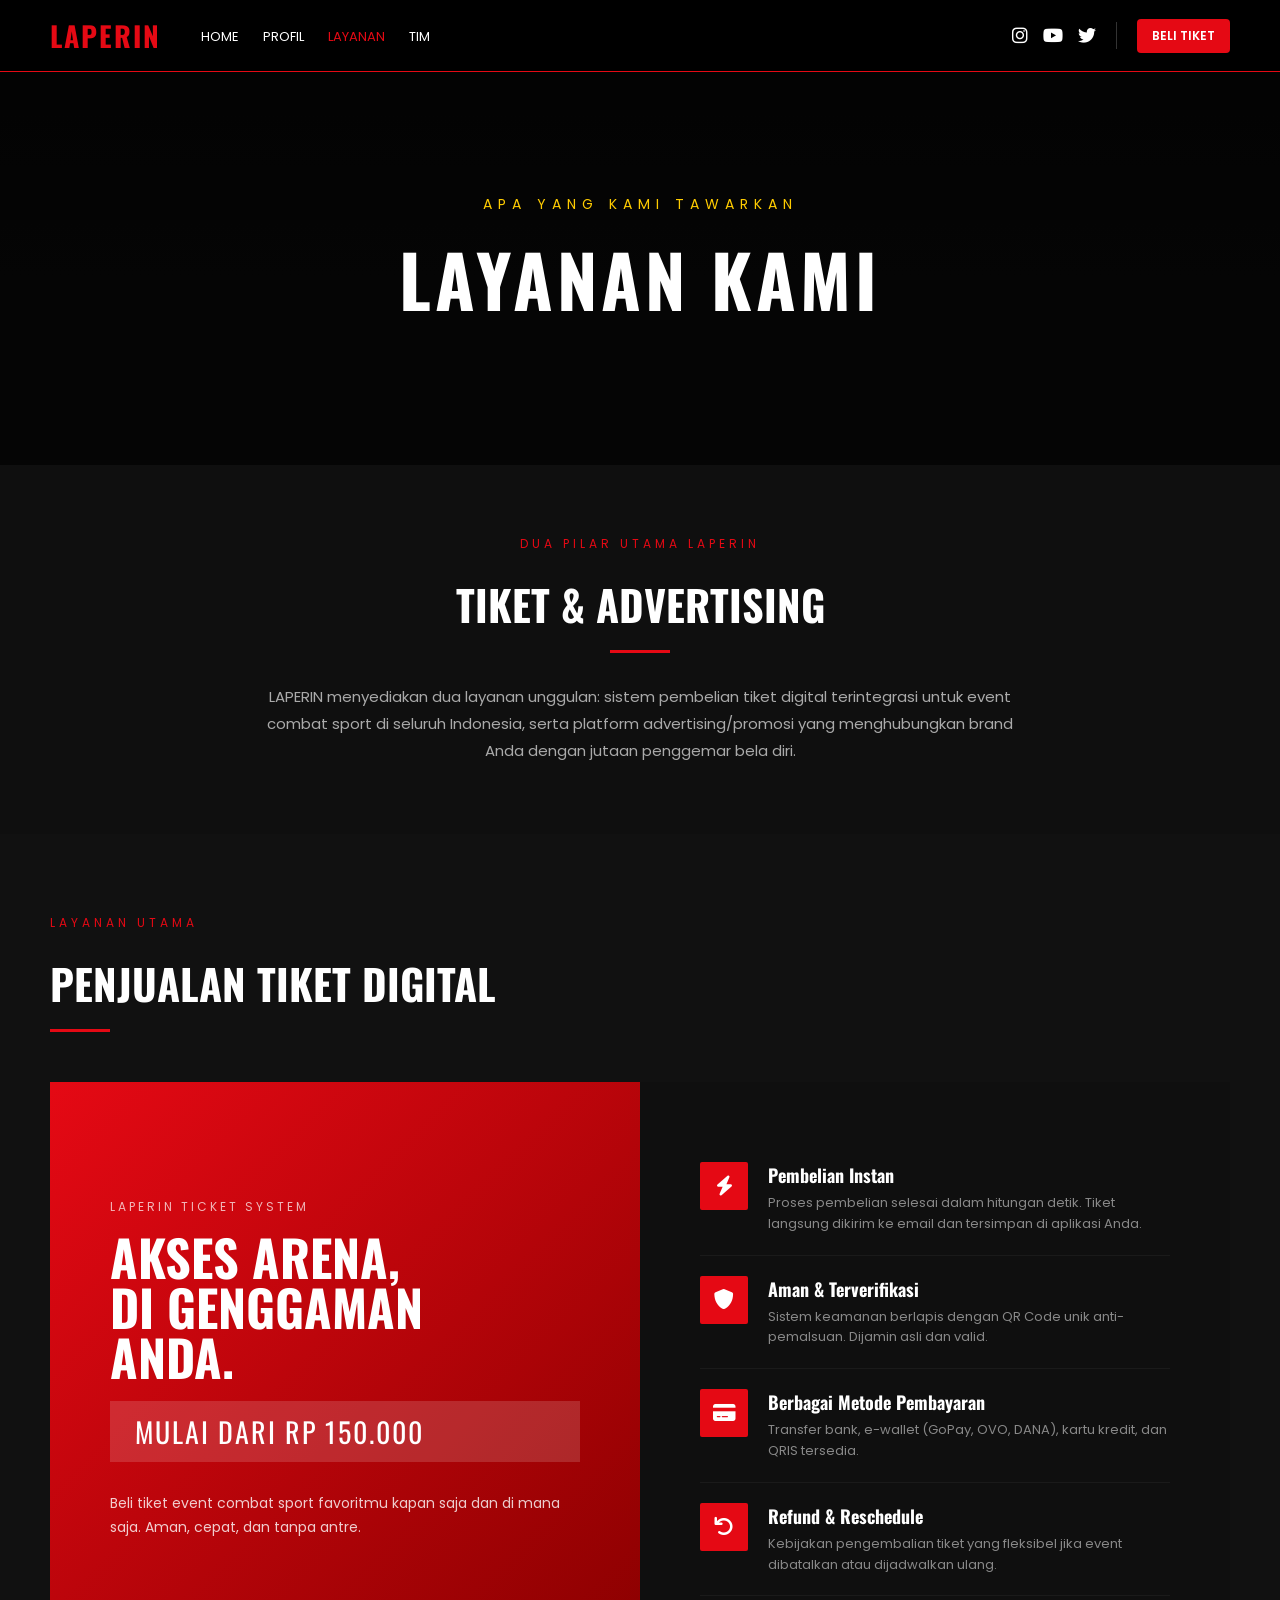
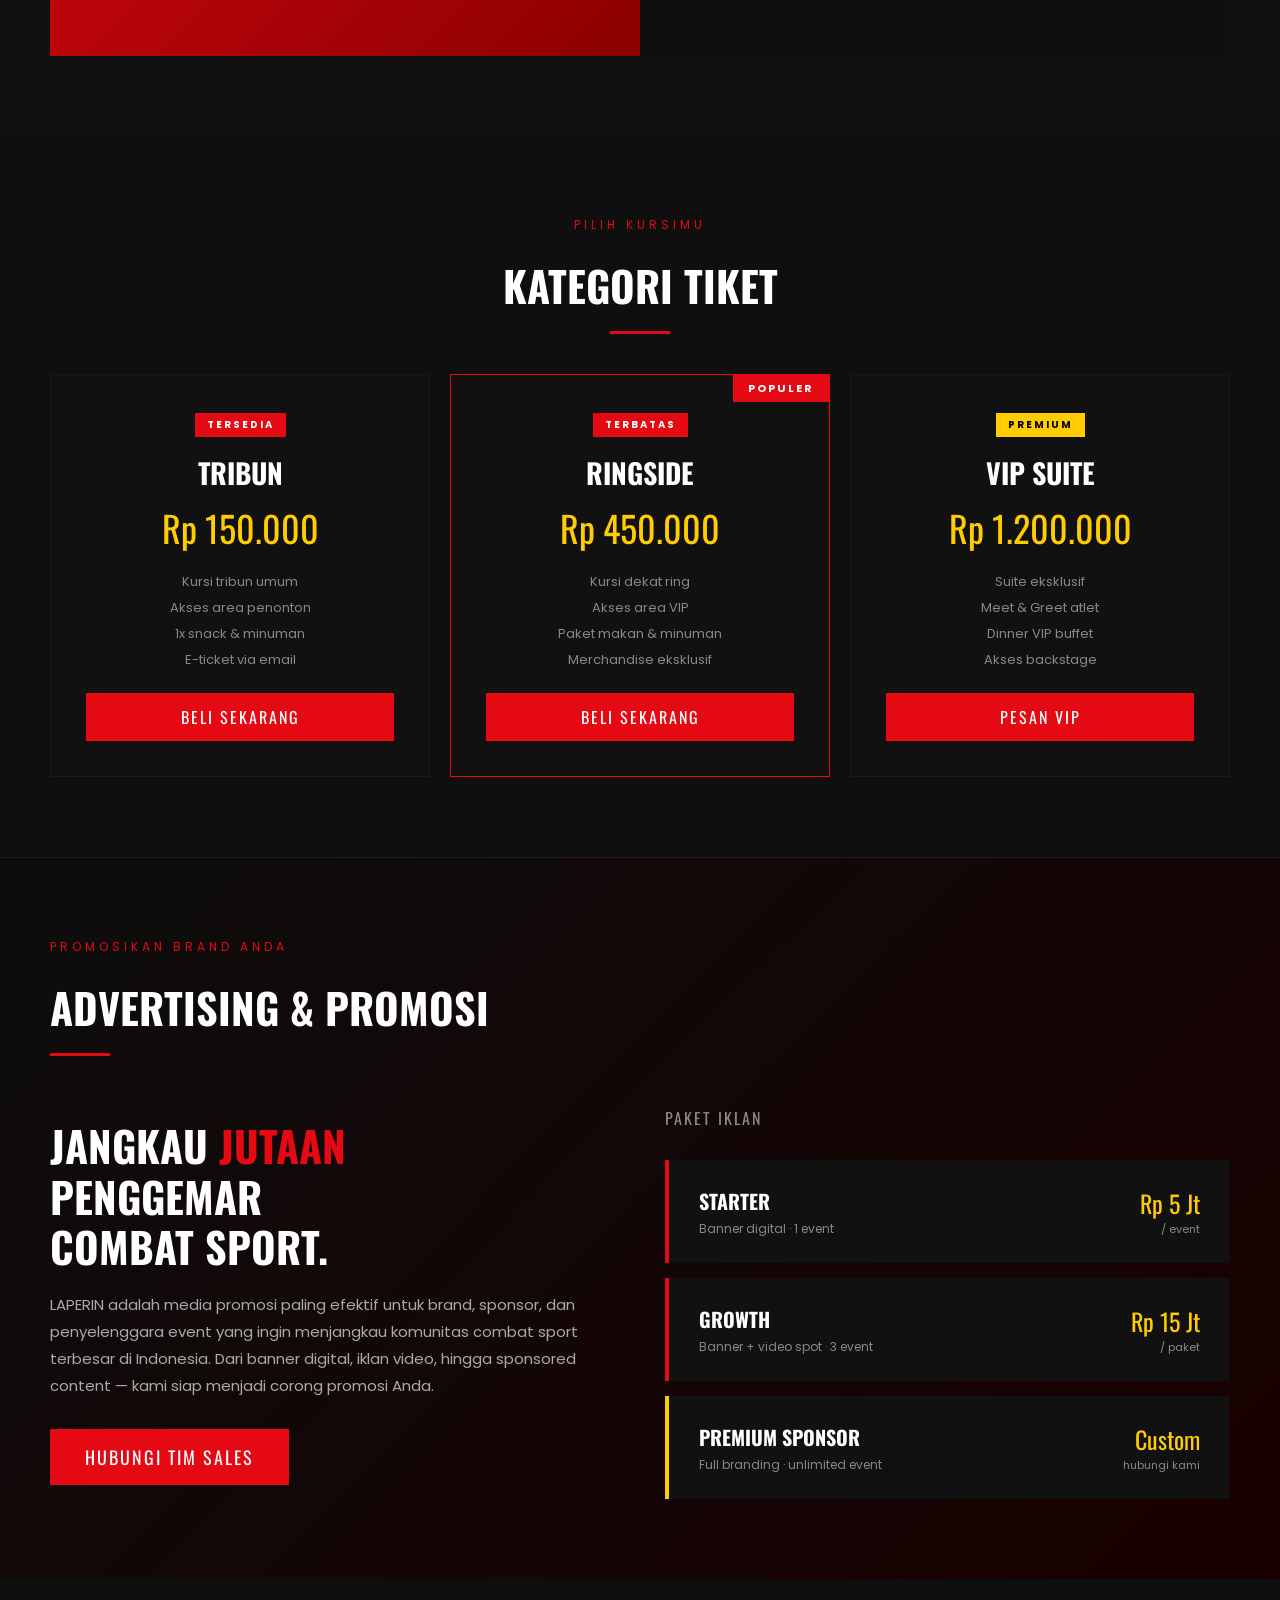
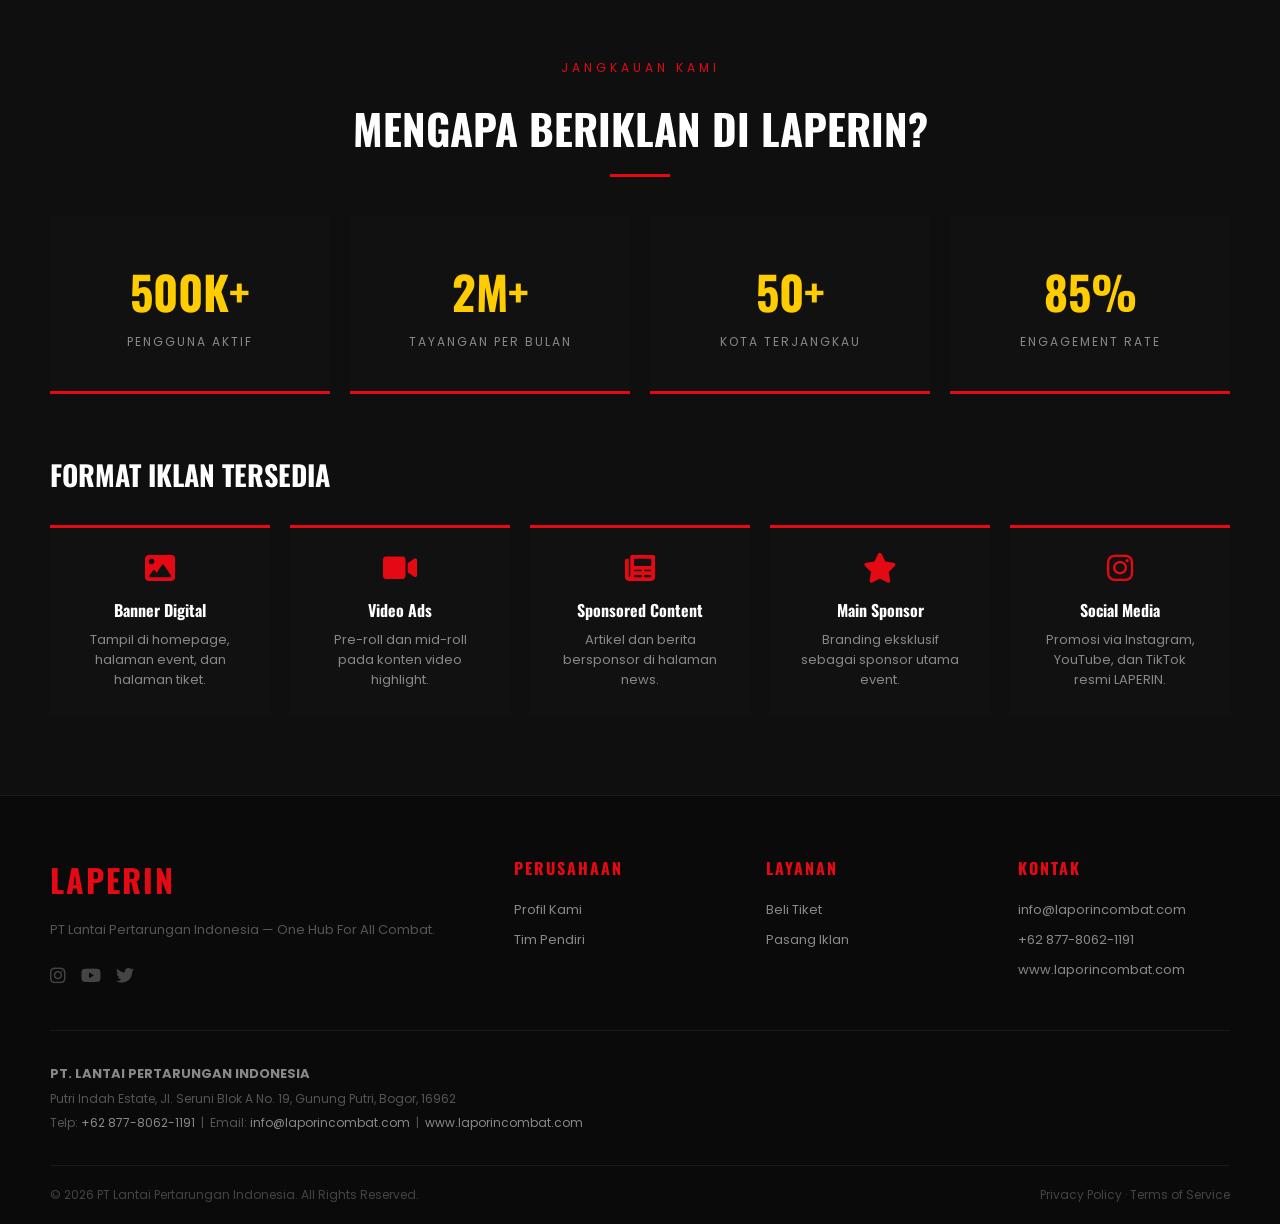
<file: layanan.html>
<!DOCTYPE html>
<html lang="id">
<head>
  <meta charset="UTF-8">
  <meta name="viewport" content="width=device-width, initial-scale=1.0">
  <title>Layanan — Laperin</title>
  <link href="https://fonts.googleapis.com/css2?family=Oswald:wght@400;500;700&family=Poppins:wght@300;400;600;700&display=swap" rel="stylesheet">
  <link rel="stylesheet" href="https://cdnjs.cloudflare.com/ajax/libs/font-awesome/6.0.0/css/all.min.css">
  <link rel="stylesheet" href="style.css">
</head>
<body>

  <!-- NAVBAR -->
  <nav>
    <div class="nav-left">
      <a class="logo" href="index.html">LAPERIN</a>
      <div class="nav-links">
        <a href="index.html">Home</a>
        <a href="profil.html">Profil</a>
        <a href="layanan.html" class="active">Layanan</a>
        <a href="tim.html">Tim</a>
      </div>
    </div>
    <div class="nav-right">
      <div class="social-icons">
        <a href="#"><i class="fab fa-instagram"></i></a>
        <a href="#"><i class="fab fa-youtube"></i></a>
        <a href="#"><i class="fab fa-twitter"></i></a>
      </div>
      <a href="layanan.html" style="background:#e50914; color:white; padding:8px 15px; text-decoration:none; font-weight:600; font-size:12px; border-radius:4px;">BELI TIKET</a>
    </div>
  </nav>

  <!-- PAGE HERO -->
  <div class="page-hero layanan-hero">
    <p>Apa Yang Kami Tawarkan</p>
    <h1>LAYANAN KAMI</h1>
  </div>

  <!-- INTRO -->
  <section style="padding:70px 50px; background:#0f0f0f; text-align:center;">
    <p class="section-subtitle">Dua Pilar Utama LAPERIN</p>
    <h2 class="section-title">TIKET & ADVERTISING</h2>
    <div class="title-line" style="margin:15px auto 30px;"></div>
    <p style="color:#aaa; line-height:1.8; font-size:15px; max-width:750px; margin:0 auto;">LAPERIN menyediakan dua layanan unggulan: sistem pembelian tiket digital terintegrasi untuk event combat sport di seluruh Indonesia, serta platform advertising/promosi yang menghubungkan brand Anda dengan jutaan penggemar bela diri.</p>
  </section>

  <!-- TIKET SECTION -->
  <section class="tiket-section" id="tiket">
    <p class="section-subtitle">Layanan Utama</p>
    <h2 class="section-title">PENJUALAN TIKET DIGITAL</h2>
    <div class="title-line"></div>
    <div class="tiket-grid">
      <div class="tiket-visual">
        <p style="font-size:12px; text-transform:uppercase; letter-spacing:3px; opacity:0.7; margin-bottom:15px;">Laperin Ticket System</p>
        <h2>AKSES ARENA,<br>DI GENGGAMAN<br>ANDA.</h2>
        <div class="price-tag">MULAI DARI RP 150.000</div>
        <p style="opacity:0.8; font-size:14px; line-height:1.7;">Beli tiket event combat sport favoritmu kapan saja dan di mana saja. Aman, cepat, dan tanpa antre.</p>
      </div>
      <div class="tiket-features">
        <div class="feat-item">
          <div class="feat-icon"><i class="fas fa-bolt"></i></div>
          <div class="feat-text">
            <h4>Pembelian Instan</h4>
            <p>Proses pembelian selesai dalam hitungan detik. Tiket langsung dikirim ke email dan tersimpan di aplikasi Anda.</p>
          </div>
        </div>
        <div class="feat-item">
          <div class="feat-icon"><i class="fas fa-shield-alt"></i></div>
          <div class="feat-text">
            <h4>Aman & Terverifikasi</h4>
            <p>Sistem keamanan berlapis dengan QR Code unik anti-pemalsuan. Dijamin asli dan valid.</p>
          </div>
        </div>
        <div class="feat-item">
          <div class="feat-icon"><i class="fas fa-credit-card"></i></div>
          <div class="feat-text">
            <h4>Berbagai Metode Pembayaran</h4>
            <p>Transfer bank, e-wallet (GoPay, OVO, DANA), kartu kredit, dan QRIS tersedia.</p>
          </div>
        </div>
        <div class="feat-item">
          <div class="feat-icon"><i class="fas fa-undo"></i></div>
          <div class="feat-text">
            <h4>Refund & Reschedule</h4>
            <p>Kebijakan pengembalian tiket yang fleksibel jika event dibatalkan atau dijadwalkan ulang.</p>
          </div>
        </div>
      </div>
    </div>
  </section>

  <!-- KATEGORI TIKET -->
  <section class="tiket-kategori">
    <div style="text-align:center;">
      <p class="section-subtitle">Pilih Kursimu</p>
      <h2 class="section-title">KATEGORI TIKET</h2>
      <div class="title-line" style="margin:15px auto 0;"></div>
    </div>
    <div class="kategori-grid">
      <div class="kat-card">
        <span class="kat-badge">Tersedia</span>
        <h3>TRIBUN</h3>
        <div class="price">Rp 150.000</div>
        <ul>
          <li>Kursi tribun umum</li>
          <li>Akses area penonton</li>
          <li>1x snack & minuman</li>
          <li>E-ticket via email</li>
        </ul>
        <a href="#" class="btn-buy">Beli Sekarang</a>
      </div>
      <div class="kat-card" style="border-color:#e50914; position:relative;">
        <div style="position:absolute; top:0; right:0; background:#e50914; padding:5px 15px; font-size:11px; font-weight:700; letter-spacing:2px;">POPULER</div>
        <span class="kat-badge">Terbatas</span>
        <h3>RINGSIDE</h3>
        <div class="price">Rp 450.000</div>
        <ul>
          <li>Kursi dekat ring</li>
          <li>Akses area VIP</li>
          <li>Paket makan & minuman</li>
          <li>Merchandise eksklusif</li>
        </ul>
        <a href="#" class="btn-buy">Beli Sekarang</a>
      </div>
      <div class="kat-card">
        <span class="kat-badge" style="background:#ffcc00; color:#000;">Premium</span>
        <h3>VIP SUITE</h3>
        <div class="price">Rp 1.200.000</div>
        <ul>
          <li>Suite eksklusif</li>
          <li>Meet & Greet atlet</li>
          <li>Dinner VIP buffet</li>
          <li>Akses backstage</li>
        </ul>
        <a href="#" class="btn-buy">Pesan VIP</a>
      </div>
    </div>
  </section>

  <!-- ADVERTISING -->
  <section class="ads-section" id="advertising">
    <p class="section-subtitle">Promosikan Brand Anda</p>
    <h2 class="section-title">ADVERTISING & PROMOSI</h2>
    <div class="title-line"></div>
    <div class="ads-grid">
      <div class="ads-text">
        <h2>JANGKAU <em>JUTAAN</em><br>PENGGEMAR<br>COMBAT SPORT.</h2>
        <p>LAPERIN adalah media promosi paling efektif untuk brand, sponsor, dan penyelenggara event yang ingin menjangkau komunitas combat sport terbesar di Indonesia. Dari banner digital, iklan video, hingga sponsored content — kami siap menjadi corong promosi Anda.</p>
        <a class="btn-contact" href="mailto:info@laporincombat.com">Hubungi Tim Sales</a>
      </div>
      <div class="ads-packages">
        <div style="font-family:'Oswald'; font-size:16px; color:#888; text-transform:uppercase; letter-spacing:2px; margin-bottom:15px;">Paket Iklan</div>
        <div class="pkg-card">
          <div><h4>STARTER</h4><p>Banner digital · 1 event</p></div>
          <div class="pkg-price">Rp 5 Jt<span>/ event</span></div>
        </div>
        <div class="pkg-card">
          <div><h4>GROWTH</h4><p>Banner + video spot · 3 event</p></div>
          <div class="pkg-price">Rp 15 Jt<span>/ paket</span></div>
        </div>
        <div class="pkg-card" style="border-left-color:#ffcc00;">
          <div><h4>PREMIUM SPONSOR</h4><p>Full branding · unlimited event</p></div>
          <div class="pkg-price" style="color:#ffcc00;">Custom<span>hubungi kami</span></div>
        </div>
      </div>
    </div>
  </section>

  <!-- REACH STATS -->
  <section class="ads-reach">
    <div style="text-align:center;">
      <p class="section-subtitle">Jangkauan Kami</p>
      <h2 class="section-title">MENGAPA BERIKLAN DI LAPERIN?</h2>
      <div class="title-line" style="margin:15px auto 0;"></div>
    </div>
    <div class="reach-grid">
      <div class="reach-card"><h3>500K+</h3><p>Pengguna Aktif</p></div>
      <div class="reach-card"><h3>2M+</h3><p>Tayangan Per Bulan</p></div>
      <div class="reach-card"><h3>50+</h3><p>Kota Terjangkau</p></div>
      <div class="reach-card"><h3>85%</h3><p>Engagement Rate</p></div>
    </div>

    <!-- FORMAT IKLAN -->
    <div style="margin-top:60px;">
      <h3 style="font-family:'Oswald'; font-size:28px; margin-bottom:30px;">FORMAT IKLAN TERSEDIA</h3>
      <div style="display:grid; grid-template-columns:repeat(auto-fit,minmax(200px,1fr)); gap:20px;">
        <div style="background:#111; padding:25px; border-top:3px solid #e50914; text-align:center;">
          <i class="fas fa-image" style="font-size:30px; color:#e50914; margin-bottom:15px;"></i>
          <h4 style="font-family:'Oswald'; margin-bottom:8px;">Banner Digital</h4>
          <p style="color:#888; font-size:13px;">Tampil di homepage, halaman event, dan halaman tiket.</p>
        </div>
        <div style="background:#111; padding:25px; border-top:3px solid #e50914; text-align:center;">
          <i class="fas fa-video" style="font-size:30px; color:#e50914; margin-bottom:15px;"></i>
          <h4 style="font-family:'Oswald'; margin-bottom:8px;">Video Ads</h4>
          <p style="color:#888; font-size:13px;">Pre-roll dan mid-roll pada konten video highlight.</p>
        </div>
        <div style="background:#111; padding:25px; border-top:3px solid #e50914; text-align:center;">
          <i class="fas fa-newspaper" style="font-size:30px; color:#e50914; margin-bottom:15px;"></i>
          <h4 style="font-family:'Oswald'; margin-bottom:8px;">Sponsored Content</h4>
          <p style="color:#888; font-size:13px;">Artikel dan berita bersponsor di halaman news.</p>
        </div>
        <div style="background:#111; padding:25px; border-top:3px solid #e50914; text-align:center;">
          <i class="fas fa-star" style="font-size:30px; color:#e50914; margin-bottom:15px;"></i>
          <h4 style="font-family:'Oswald'; margin-bottom:8px;">Main Sponsor</h4>
          <p style="color:#888; font-size:13px;">Branding eksklusif sebagai sponsor utama event.</p>
        </div>
        <div style="background:#111; padding:25px; border-top:3px solid #e50914; text-align:center;">
          <i class="fab fa-instagram" style="font-size:30px; color:#e50914; margin-bottom:15px;"></i>
          <h4 style="font-family:'Oswald'; margin-bottom:8px;">Social Media</h4>
          <p style="color:#888; font-size:13px;">Promosi via Instagram, YouTube, dan TikTok resmi LAPERIN.</p>
        </div>
      </div>
    </div>
  </section>

  <!-- FOOTER -->
  <footer class="site-footer">
    <div class="footer-grid">
      <div class="footer-brand">
        <span class="logo">LAPERIN</span>
        <p>PT Lantai Pertarungan Indonesia — One Hub For All Combat.</p>
        <div class="footer-socials" style="margin-top:20px;">
          <a href="#"><i class="fab fa-instagram"></i></a>
          <a href="#"><i class="fab fa-youtube"></i></a>
          <a href="#"><i class="fab fa-twitter"></i></a>
        </div>
      </div>
      <div class="footer-col">
        <h4>Perusahaan</h4>
        <a href="profil.html">Profil Kami</a>
        <a href="tim.html">Tim Pendiri</a>
      </div>
      <div class="footer-col">
        <h4>Layanan</h4>
        <a href="layanan.html">Beli Tiket</a>
        <a href="layanan.html">Pasang Iklan</a>
      </div>
      <div class="footer-col">
        <h4>Kontak</h4>
        <a href="mailto:info@laporincombat.com">info@laporincombat.com</a>
        <a href="tel:+6287780621191">+62 877-8062-1191</a>
        <a href="https://www.laporincombat.com" target="_blank">www.laporincombat.com</a>
      </div>
    </div>

    <div class="footer-address">
      <p>
        <strong style="color:#888; font-size:13px;">PT. LANTAI PERTARUNGAN INDONESIA</strong><br>
        Putri Indah Estate, Jl. Seruni Blok A No. 19, Gunung Putri, Bogor, 16962<br>
        Telp: <a href="tel:+6287780621191">+62 877-8062-1191</a> &nbsp;|&nbsp;
        Email: <a href="mailto:info@laporincombat.com">info@laporincombat.com</a> &nbsp;|&nbsp;
        <a href="https://www.laporincombat.com" target="_blank">www.laporincombat.com</a>
      </p>
    </div>

    <div class="footer-bottom">
      <p>© 2026 PT Lantai Pertarungan Indonesia. All Rights Reserved.</p>
      <p>Privacy Policy · Terms of Service</p>
    </div>
  </footer>

</body>
</html>
</file>
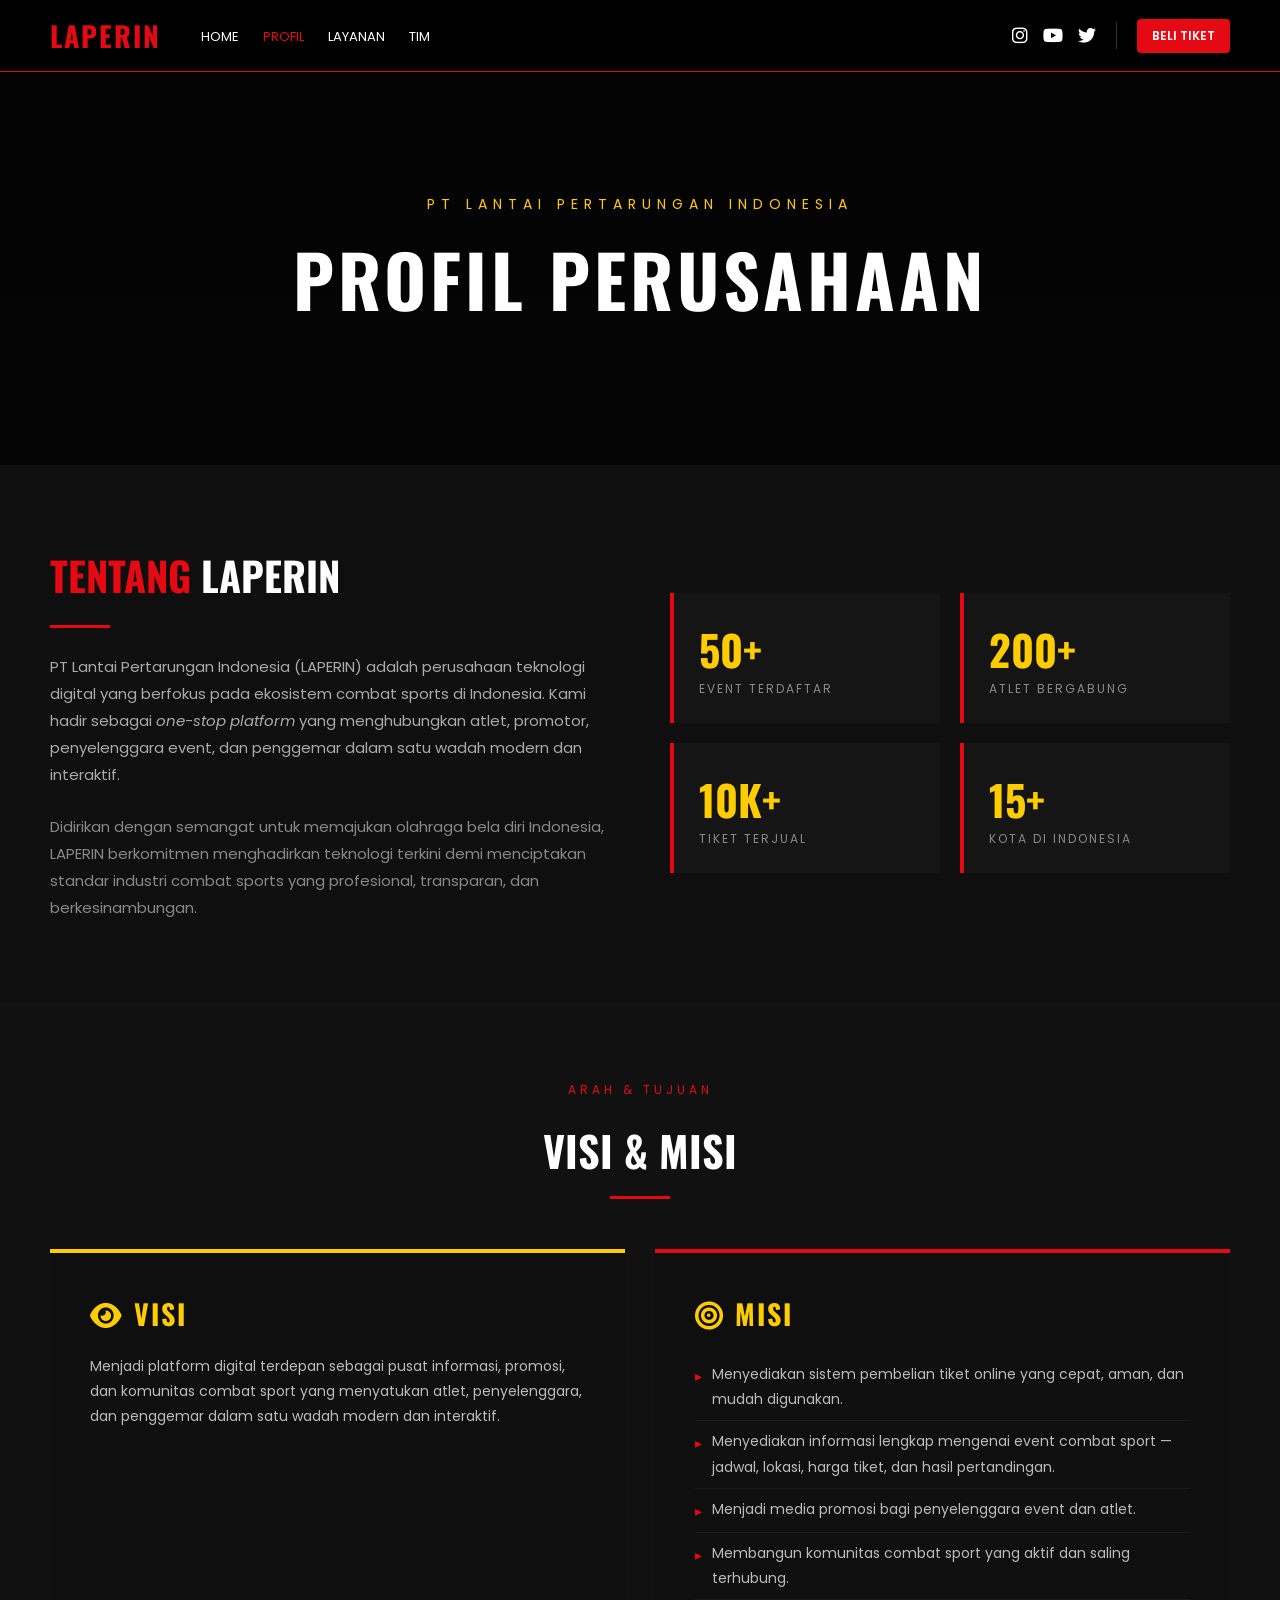
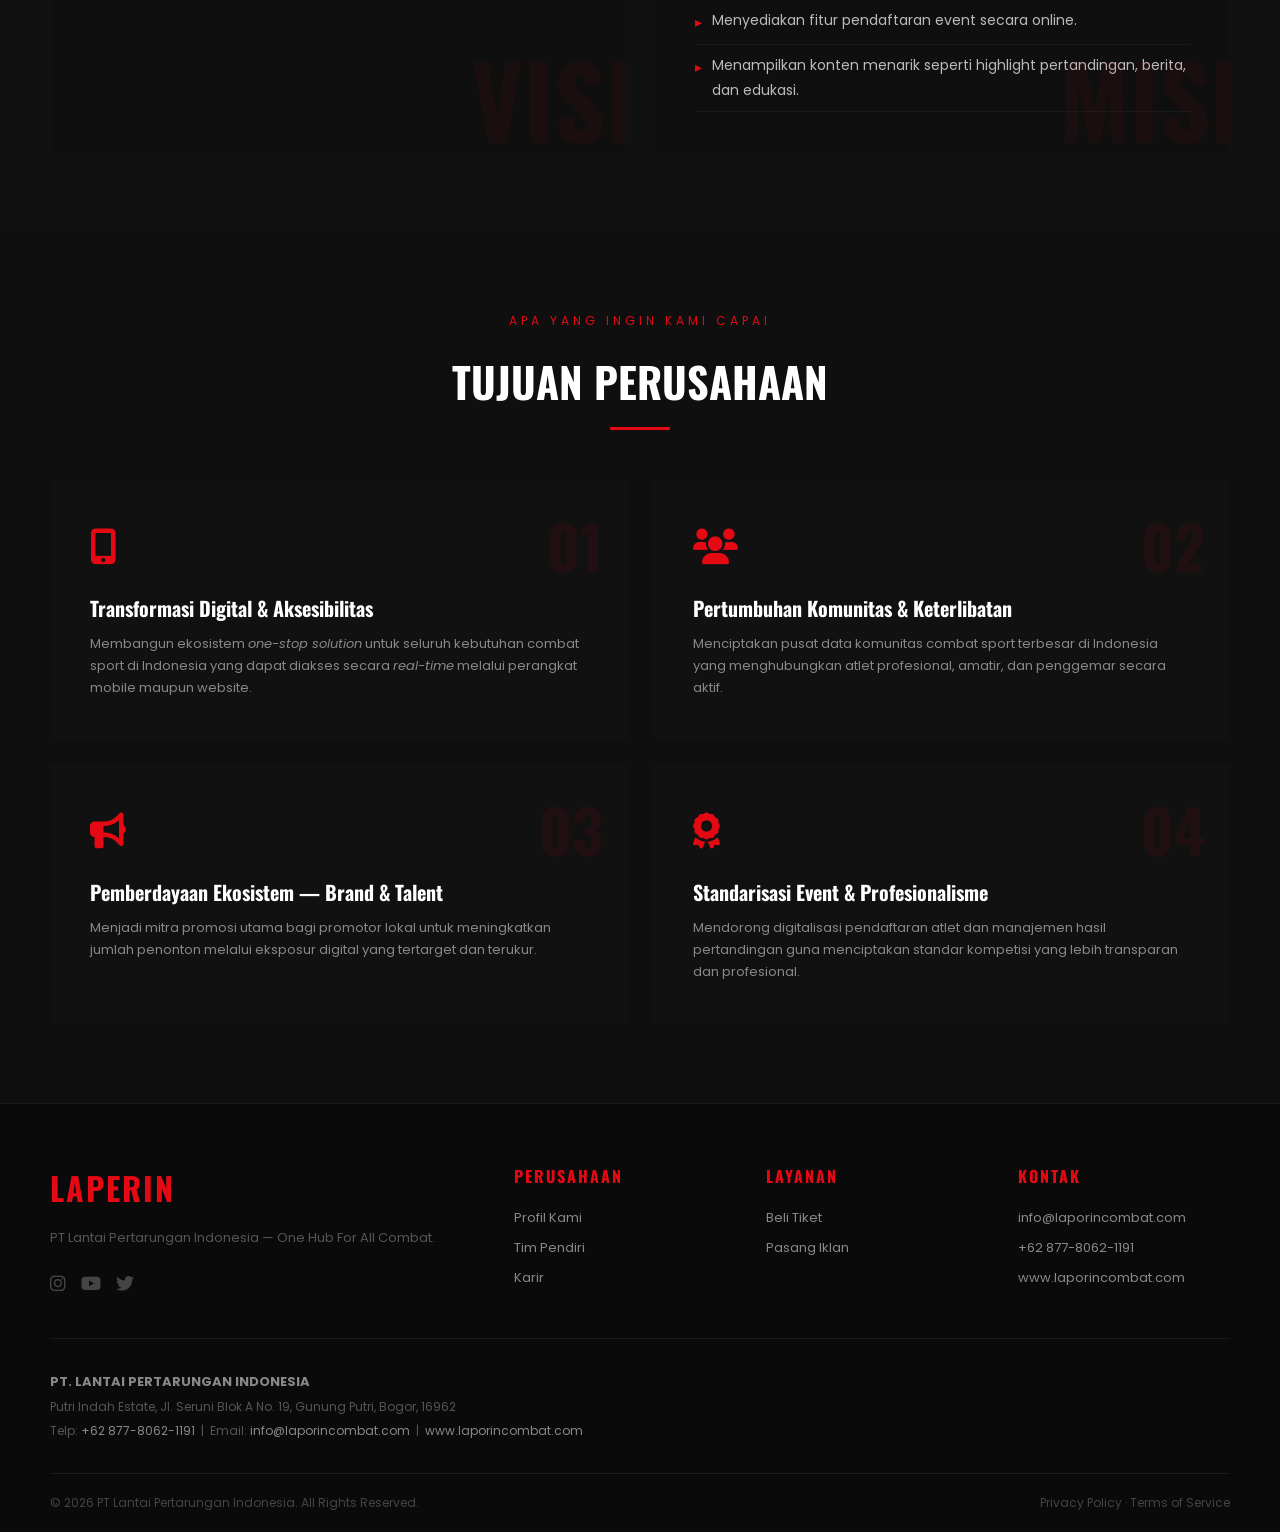
<file: profil.html>
<!DOCTYPE html>
<html lang="id">
<head>
  <meta charset="UTF-8">
  <meta name="viewport" content="width=device-width, initial-scale=1.0">
  <title>Profil Perusahaan — Laperin</title>
  <link href="https://fonts.googleapis.com/css2?family=Oswald:wght@400;500;700&family=Poppins:wght@300;400;600;700&display=swap" rel="stylesheet">
  <link rel="stylesheet" href="https://cdnjs.cloudflare.com/ajax/libs/font-awesome/6.0.0/css/all.min.css">
  <link rel="stylesheet" href="style.css">
</head>
<body>

  <!-- NAVBAR -->
  <nav>
    <div class="nav-left">
      <a class="logo" href="index.html">LAPERIN</a>
      <div class="nav-links">
        <a href="index.html">Home</a>
        <a href="profil.html" class="active">Profil</a>
        <a href="layanan.html">Layanan</a>
        <a href="tim.html">Tim</a>
      </div>
    </div>
    <div class="nav-right">
      <div class="social-icons">
        <a href="#"><i class="fab fa-instagram"></i></a>
        <a href="#"><i class="fab fa-youtube"></i></a>
        <a href="#"><i class="fab fa-twitter"></i></a>
      </div>
      <a href="layanan.html" style="background:#e50914; color:white; padding:8px 15px; text-decoration:none; font-weight:600; font-size:12px; border-radius:4px;">BELI TIKET</a>
    </div>
  </nav>

  <!-- PAGE HERO -->
  <div class="page-hero" style="background-image: linear-gradient(to top, #0f0f0f 15%, rgba(0,0,0,0.5)), url('https://images.unsplash.com/photo-1549719386-74dfcbf7dbed?q=80&w=2070'); background-size:cover; background-position:center;">
    <p>PT Lantai Pertarungan Indonesia</p>
    <h1>PROFIL PERUSAHAAN</h1>
  </div>

  <!-- INTRO -->
  <section class="profil-intro">
    <div class="profil-intro-text">
      <h2 class="section-title"><span>TENTANG</span> LAPERIN</h2>
      <div class="title-line" style="margin-bottom:25px;"></div>
      <p>PT Lantai Pertarungan Indonesia (LAPERIN) adalah perusahaan teknologi digital yang berfokus pada ekosistem combat sports di Indonesia. Kami hadir sebagai <em>one-stop platform</em> yang menghubungkan atlet, promotor, penyelenggara event, dan penggemar dalam satu wadah modern dan interaktif.</p>
      <br>
      <p style="color:#888;">Didirikan dengan semangat untuk memajukan olahraga bela diri Indonesia, LAPERIN berkomitmen menghadirkan teknologi terkini demi menciptakan standar industri combat sports yang profesional, transparan, dan berkesinambungan.</p>
    </div>
    <div class="profil-stats">
      <div class="stat-box"><h3>50+</h3><p>Event Terdaftar</p></div>
      <div class="stat-box"><h3>200+</h3><p>Atlet Bergabung</p></div>
      <div class="stat-box"><h3>10K+</h3><p>Tiket Terjual</p></div>
      <div class="stat-box"><h3>15+</h3><p>Kota di Indonesia</p></div>
    </div>
  </section>

  <!-- VISI MISI -->
  <section class="visi-misi">
    <div style="text-align:center;">
      <p class="section-subtitle">Arah & Tujuan</p>
      <h2 class="section-title">VISI & MISI</h2>
      <div class="title-line" style="margin:15px auto 0;"></div>
    </div>
    <div class="vm-grid">
      <div class="vm-card" data-label="VISI" style="border-top-color:#ffcc00;">
        <h3 style="color:#ffcc00;"><i class="fas fa-eye" style="margin-right:10px;"></i>VISI</h3>
        <p>Menjadi platform digital terdepan sebagai pusat informasi, promosi, dan komunitas combat sport yang menyatukan atlet, penyelenggara, dan penggemar dalam satu wadah modern dan interaktif.</p>
      </div>
      <div class="vm-card" data-label="MISI">
        <h3><i class="fas fa-bullseye" style="margin-right:10px;"></i>MISI</h3>
        <ul>
          <li>Menyediakan sistem pembelian tiket online yang cepat, aman, dan mudah digunakan.</li>
          <li>Menyediakan informasi lengkap mengenai event combat sport — jadwal, lokasi, harga tiket, dan hasil pertandingan.</li>
          <li>Menjadi media promosi bagi penyelenggara event dan atlet.</li>
          <li>Membangun komunitas combat sport yang aktif dan saling terhubung.</li>
          <li>Menyediakan fitur pendaftaran event secara online.</li>
          <li>Menampilkan konten menarik seperti highlight pertandingan, berita, dan edukasi.</li>
        </ul>
      </div>
    </div>
  </section>

  <!-- TUJUAN -->
  <section class="tujuan-section">
    <div style="text-align:center;">
      <p class="section-subtitle">Apa yang Ingin Kami Capai</p>
      <h2 class="section-title">TUJUAN PERUSAHAAN</h2>
      <div class="title-line" style="margin:15px auto 0;"></div>
    </div>
    <div class="tujuan-grid">
      <div class="tujuan-card">
        <div class="tujuan-num">01</div>
        <div class="tujuan-icon"><i class="fas fa-mobile-alt"></i></div>
        <h4>Transformasi Digital & Aksesibilitas</h4>
        <p>Membangun ekosistem <em>one-stop solution</em> untuk seluruh kebutuhan combat sport di Indonesia yang dapat diakses secara <em>real-time</em> melalui perangkat mobile maupun website.</p>
      </div>
      <div class="tujuan-card">
        <div class="tujuan-num">02</div>
        <div class="tujuan-icon"><i class="fas fa-users"></i></div>
        <h4>Pertumbuhan Komunitas & Keterlibatan</h4>
        <p>Menciptakan pusat data komunitas combat sport terbesar di Indonesia yang menghubungkan atlet profesional, amatir, dan penggemar secara aktif.</p>
      </div>
      <div class="tujuan-card">
        <div class="tujuan-num">03</div>
        <div class="tujuan-icon"><i class="fas fa-bullhorn"></i></div>
        <h4>Pemberdayaan Ekosistem — Brand & Talent</h4>
        <p>Menjadi mitra promosi utama bagi promotor lokal untuk meningkatkan jumlah penonton melalui eksposur digital yang tertarget dan terukur.</p>
      </div>
      <div class="tujuan-card">
        <div class="tujuan-num">04</div>
        <div class="tujuan-icon"><i class="fas fa-award"></i></div>
        <h4>Standarisasi Event & Profesionalisme</h4>
        <p>Mendorong digitalisasi pendaftaran atlet dan manajemen hasil pertandingan guna menciptakan standar kompetisi yang lebih transparan dan profesional.</p>
      </div>
    </div>
  </section>

  <!-- FOOTER -->
  <footer class="site-footer">
    <div class="footer-grid">
      <div class="footer-brand">
        <span class="logo">LAPERIN</span>
        <p>PT Lantai Pertarungan Indonesia — One Hub For All Combat.</p>
        <div class="footer-socials" style="margin-top:20px;">
          <a href="#"><i class="fab fa-instagram"></i></a>
          <a href="#"><i class="fab fa-youtube"></i></a>
          <a href="#"><i class="fab fa-twitter"></i></a>
        </div>
      </div>
      <div class="footer-col">
        <h4>Perusahaan</h4>
        <a href="profil.html">Profil Kami</a>
        <a href="tim.html">Tim Pendiri</a>
        <a href="#">Karir</a>
      </div>
      <div class="footer-col">
        <h4>Layanan</h4>
        <a href="layanan.html">Beli Tiket</a>
        <a href="layanan.html">Pasang Iklan</a>
      </div>
      <div class="footer-col">
        <h4>Kontak</h4>
        <a href="mailto:info@laporincombat.com">info@laporincombat.com</a>
        <a href="tel:+6287780621191">+62 877-8062-1191</a>
        <a href="https://www.laporincombat.com" target="_blank">www.laporincombat.com</a>
      </div>
    </div>

    <div class="footer-address">
      <p>
        <strong style="color:#888; font-size:13px;">PT. LANTAI PERTARUNGAN INDONESIA</strong><br>
        Putri Indah Estate, Jl. Seruni Blok A No. 19, Gunung Putri, Bogor, 16962<br>
        Telp: <a href="tel:+6287780621191">+62 877-8062-1191</a> &nbsp;|&nbsp;
        Email: <a href="mailto:info@laporincombat.com">info@laporincombat.com</a> &nbsp;|&nbsp;
        <a href="https://www.laporincombat.com" target="_blank">www.laporincombat.com</a>
      </p>
    </div>

    <div class="footer-bottom">
      <p>© 2026 PT Lantai Pertarungan Indonesia. All Rights Reserved.</p>
      <p>Privacy Policy · Terms of Service</p>
    </div>
  </footer>

</body>
</html>
</file>
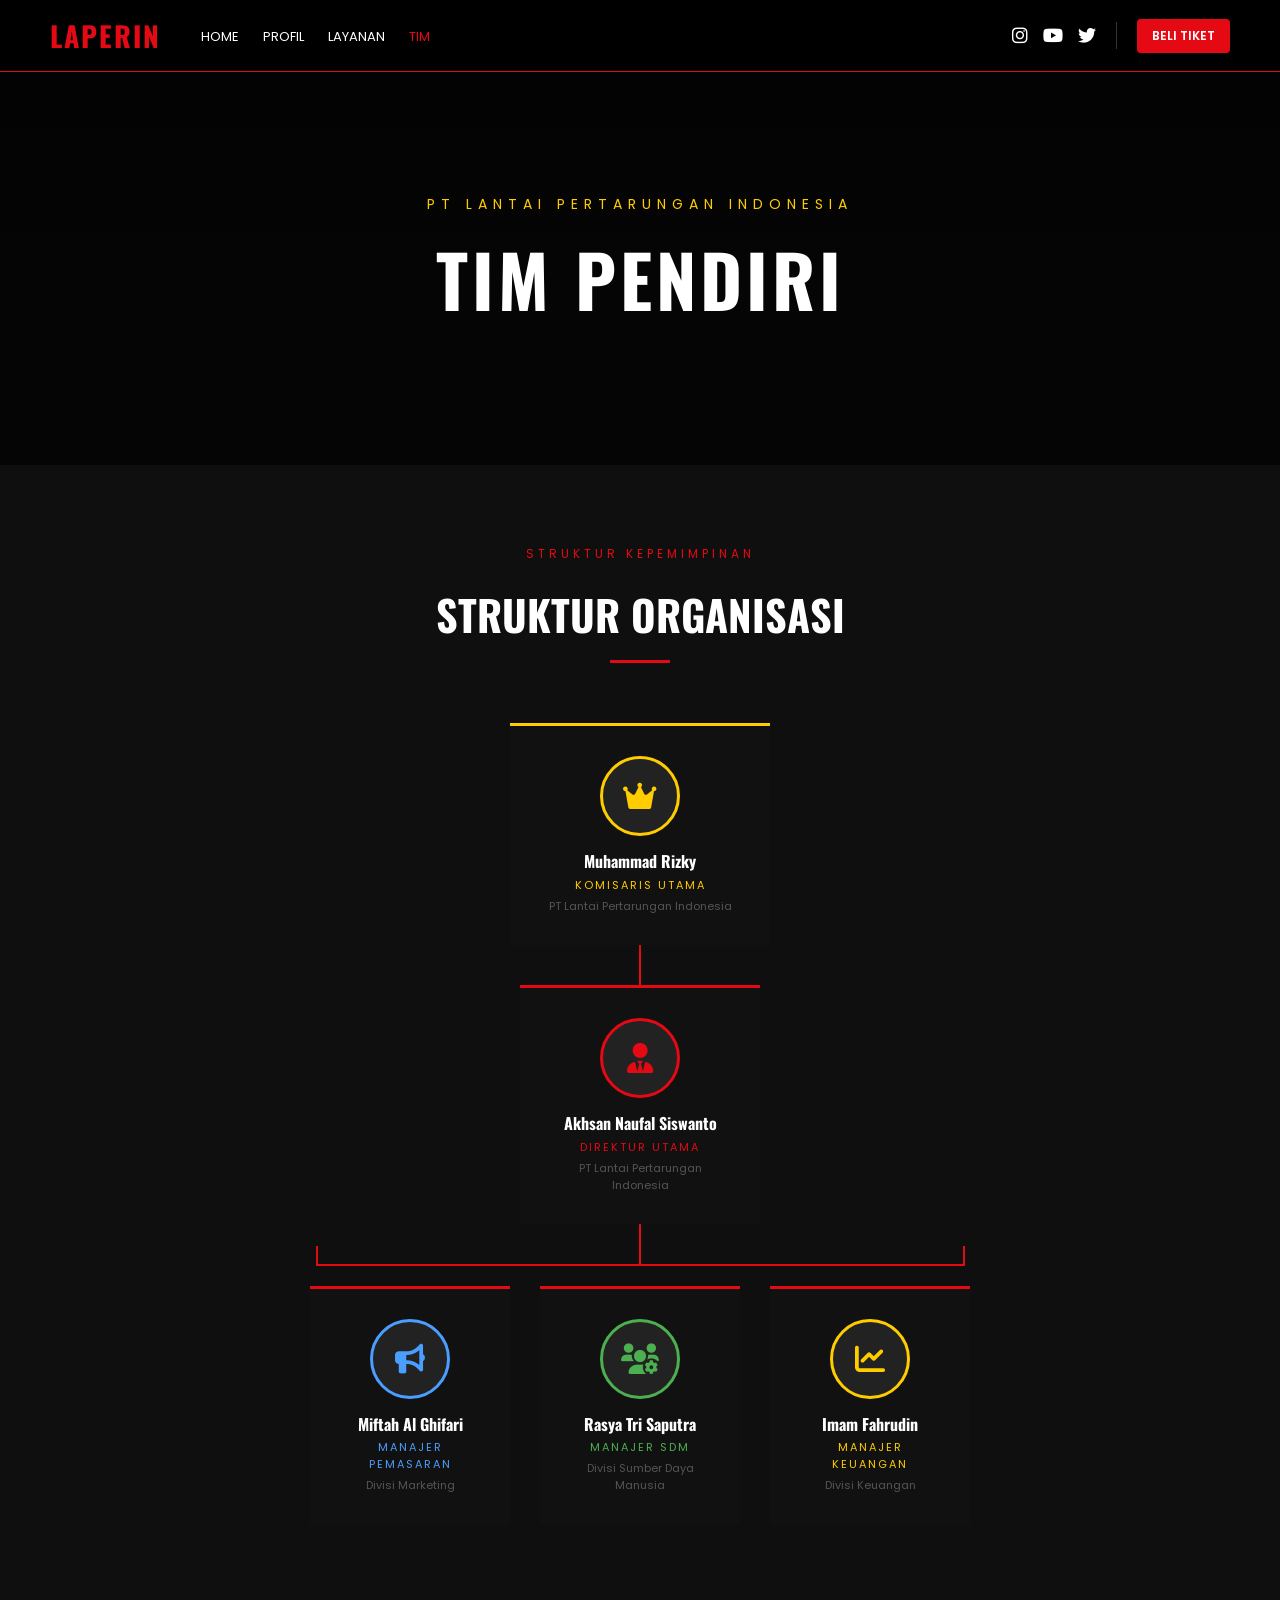
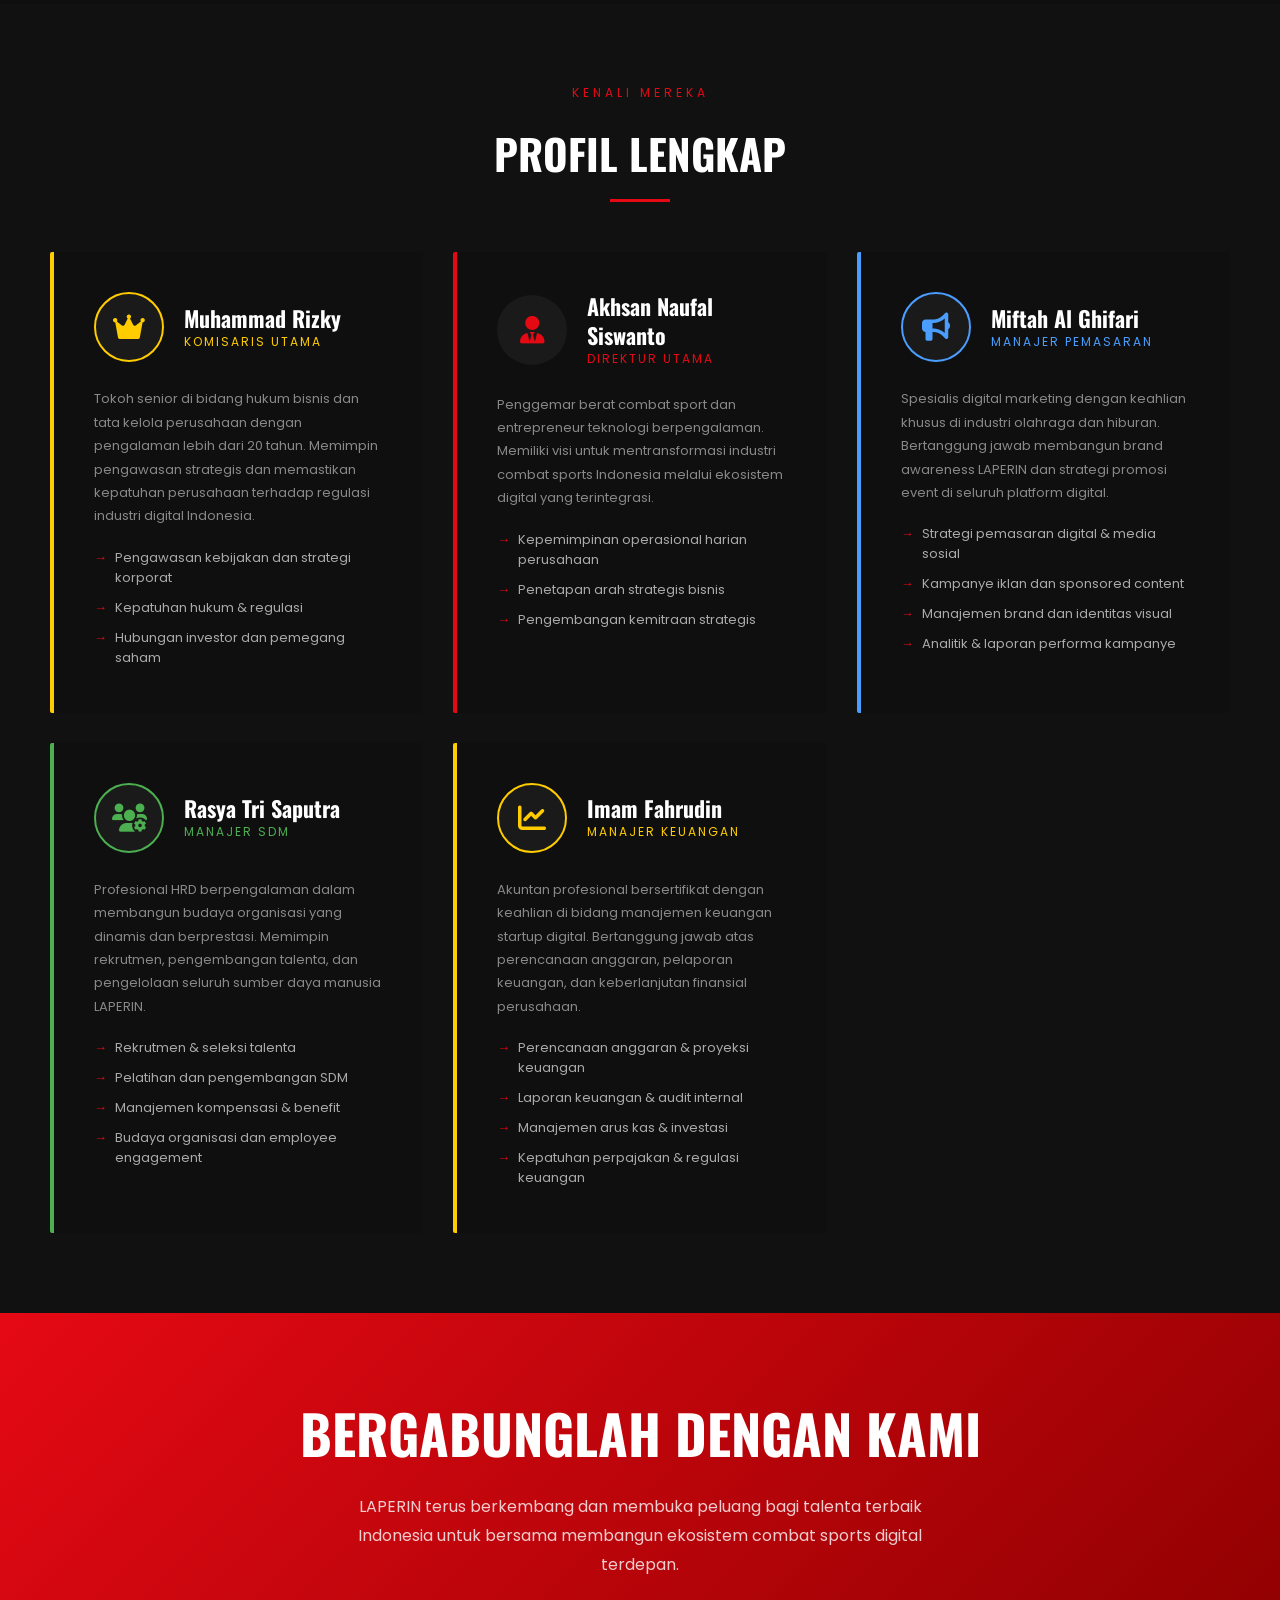
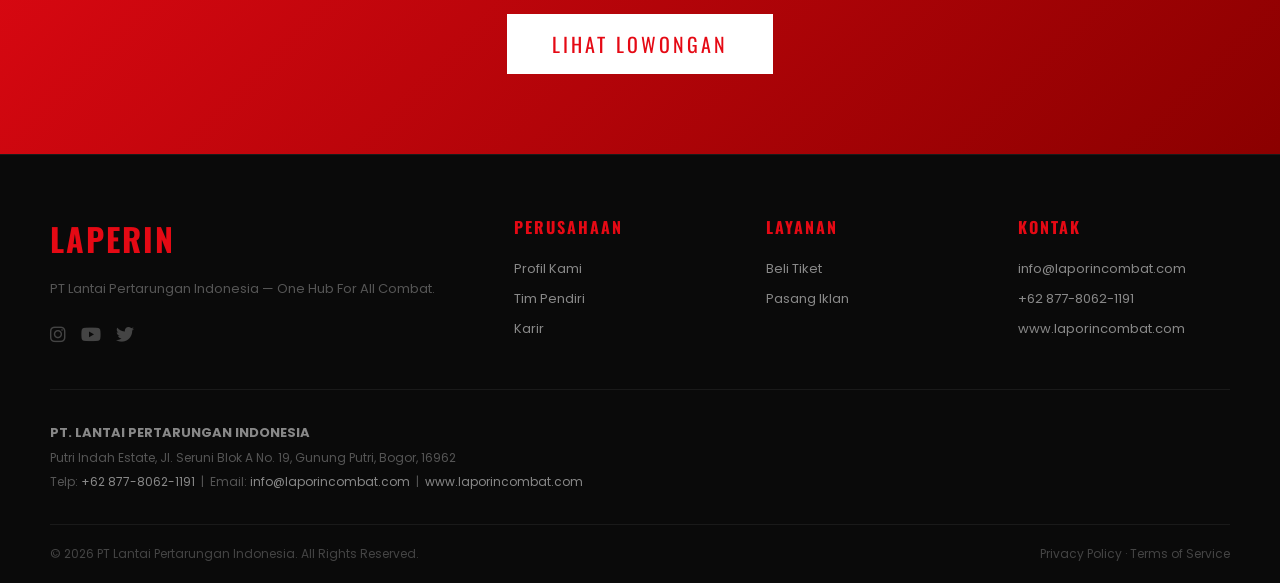
<file: tim.html>
<!DOCTYPE html>
<html lang="id">
<head>
  <meta charset="UTF-8">
  <meta name="viewport" content="width=device-width, initial-scale=1.0">
  <title>Tim Pendiri — Laperin</title>
  <link href="https://fonts.googleapis.com/css2?family=Oswald:wght@400;500;700&family=Poppins:wght@300;400;600;700&display=swap" rel="stylesheet">
  <link rel="stylesheet" href="https://cdnjs.cloudflare.com/ajax/libs/font-awesome/6.0.0/css/all.min.css">
  <link rel="stylesheet" href="style.css">
</head>
<body>

  <!-- NAVBAR -->
  <nav>
    <div class="nav-left">
      <a class="logo" href="index.html">LAPERIN</a>
      <div class="nav-links">
        <a href="index.html">Home</a>
        <a href="profil.html">Profil</a>
        <a href="layanan.html">Layanan</a>
        <a href="tim.html" class="active">Tim</a>
      </div>
    </div>
    <div class="nav-right">
      <div class="social-icons">
        <a href="#"><i class="fab fa-instagram"></i></a>
        <a href="#"><i class="fab fa-youtube"></i></a>
        <a href="#"><i class="fab fa-twitter"></i></a>
      </div>
      <a href="layanan.html" style="background:#e50914; color:white; padding:8px 15px; text-decoration:none; font-weight:600; font-size:12px; border-radius:4px;">BELI TIKET</a>
    </div>
  </nav>

  <!-- PAGE HERO -->
  <div class="page-hero team-hero">
    <p>PT Lantai Pertarungan Indonesia</p>
    <h1>TIM PENDIRI</h1>
  </div>

  <!-- ORG CHART -->
  <section class="org-chart">
    <div class="org-title">
      <p class="section-subtitle">Struktur Kepemimpinan</p>
      <h2 class="section-title">STRUKTUR ORGANISASI</h2>
      <div class="title-line" style="margin:15px auto 0;"></div>
    </div>

    <div class="org-tree">

      <!-- KOMISARIS -->
      <div class="org-level">
        <div class="person-card komisaris">
          <div class="person-avatar" style="border-color:#ffcc00;"><i class="fas fa-crown" style="color:#ffcc00;"></i></div>
          <h4>Muhammad Rizky</h4>
          <p class="role" style="color:#ffcc00;">Komisaris Utama</p>
          <p class="dept">PT Lantai Pertarungan Indonesia</p>
        </div>
      </div>

      <div class="org-connector"></div>

      <!-- DIREKTUR -->
      <div class="org-level">
        <div class="person-card direktur">
          <div class="person-avatar"><i class="fas fa-user-tie"></i></div>
          <h4>Akhsan Naufal Siswanto</h4>
          <p class="role">Direktur Utama</p>
          <p class="dept">PT Lantai Pertarungan Indonesia</p>
        </div>
      </div>

      <div class="org-connector"></div>
      <div class="org-h-line" style="width:55%;"></div>
      <div style="height:20px;"></div>

      <!-- MANAJEMEN -->
      <div class="org-level" style="align-items:flex-start;">
        <div class="person-card">
          <div class="person-avatar" style="border-color:#4a9eff;"><i class="fas fa-bullhorn" style="color:#4a9eff;"></i></div>
          <h4>Miftah Al Ghifari</h4>
          <p class="role" style="color:#4a9eff;">Manajer Pemasaran</p>
          <p class="dept">Divisi Marketing</p>
        </div>
        <div class="person-card">
          <div class="person-avatar" style="border-color:#4caf50;"><i class="fas fa-users-cog" style="color:#4caf50;"></i></div>
          <h4>Rasya Tri Saputra</h4>
          <p class="role" style="color:#4caf50;">Manajer SDM</p>
          <p class="dept">Divisi Sumber Daya Manusia</p>
        </div>
        <div class="person-card">
          <div class="person-avatar" style="border-color:#ffcc00;"><i class="fas fa-chart-line" style="color:#ffcc00;"></i></div>
          <h4>Imam Fahrudin</h4>
          <p class="role" style="color:#ffcc00;">Manajer Keuangan</p>
          <p class="dept">Divisi Keuangan</p>
        </div>
      </div>

    </div>
  </section>

  <!-- DETAIL PROFIL TIM -->
  <section class="team-detail">
    <div style="text-align:center;">
      <p class="section-subtitle">Kenali Mereka</p>
      <h2 class="section-title">PROFIL LENGKAP</h2>
      <div class="title-line" style="margin:15px auto 0;"></div>
    </div>

    <div class="detail-grid">

      <!-- KOMISARIS -->
      <div class="detail-card" style="border-left-color:#ffcc00;">
        <div class="d-header">
          <div class="d-avatar" style="border:2px solid #ffcc00;"><i class="fas fa-crown" style="color:#ffcc00;"></i></div>
          <div>
            <h3>Muhammad Rizky</h3>
            <p class="d-role" style="color:#ffcc00;">Komisaris Utama</p>
          </div>
        </div>
        <p class="d-desc">Tokoh senior di bidang hukum bisnis dan tata kelola perusahaan dengan pengalaman lebih dari 20 tahun. Memimpin pengawasan strategis dan memastikan kepatuhan perusahaan terhadap regulasi industri digital Indonesia.</p>
        <ul>
          <li>Pengawasan kebijakan dan strategi korporat</li>
          <li>Kepatuhan hukum & regulasi</li>
          <li>Hubungan investor dan pemegang saham</li>
        </ul>
      </div>

      <!-- DIREKTUR -->
      <div class="detail-card">
        <div class="d-header">
          <div class="d-avatar"><i class="fas fa-user-tie"></i></div>
          <div>
            <h3>Akhsan Naufal Siswanto</h3>
            <p class="d-role">Direktur Utama</p>
          </div>
        </div>
        <p class="d-desc">Penggemar berat combat sport dan entrepreneur teknologi berpengalaman. Memiliki visi untuk mentransformasi industri combat sports Indonesia melalui ekosistem digital yang terintegrasi.</p>
        <ul>
          <li>Kepemimpinan operasional harian perusahaan</li>
          <li>Penetapan arah strategis bisnis</li>
          <li>Pengembangan kemitraan strategis</li>
        </ul>
      </div>

      <!-- MANAJER PEMASARAN -->
      <div class="detail-card" style="border-left-color:#4a9eff;">
        <div class="d-header">
          <div class="d-avatar" style="border:2px solid #4a9eff;"><i class="fas fa-bullhorn" style="color:#4a9eff;"></i></div>
          <div>
            <h3>Miftah Al Ghifari</h3>
            <p class="d-role" style="color:#4a9eff;">Manajer Pemasaran</p>
          </div>
        </div>
        <p class="d-desc">Spesialis digital marketing dengan keahlian khusus di industri olahraga dan hiburan. Bertanggung jawab membangun brand awareness LAPERIN dan strategi promosi event di seluruh platform digital.</p>
        <ul>
          <li>Strategi pemasaran digital & media sosial</li>
          <li>Kampanye iklan dan sponsored content</li>
          <li>Manajemen brand dan identitas visual</li>
          <li>Analitik & laporan performa kampanye</li>
        </ul>
      </div>

      <!-- MANAJER SDM -->
      <div class="detail-card" style="border-left-color:#4caf50;">
        <div class="d-header">
          <div class="d-avatar" style="border:2px solid #4caf50;"><i class="fas fa-users-cog" style="color:#4caf50;"></i></div>
          <div>
            <h3>Rasya Tri Saputra</h3>
            <p class="d-role" style="color:#4caf50;">Manajer SDM</p>
          </div>
        </div>
        <p class="d-desc">Profesional HRD berpengalaman dalam membangun budaya organisasi yang dinamis dan berprestasi. Memimpin rekrutmen, pengembangan talenta, dan pengelolaan seluruh sumber daya manusia LAPERIN.</p>
        <ul>
          <li>Rekrutmen & seleksi talenta</li>
          <li>Pelatihan dan pengembangan SDM</li>
          <li>Manajemen kompensasi & benefit</li>
          <li>Budaya organisasi dan employee engagement</li>
        </ul>
      </div>

      <!-- MANAJER KEUANGAN -->
      <div class="detail-card" style="border-left-color:#ffcc00;">
        <div class="d-header">
          <div class="d-avatar" style="border:2px solid #ffcc00;"><i class="fas fa-chart-line" style="color:#ffcc00;"></i></div>
          <div>
            <h3>Imam Fahrudin</h3>
            <p class="d-role" style="color:#ffcc00;">Manajer Keuangan</p>
          </div>
        </div>
        <p class="d-desc">Akuntan profesional bersertifikat dengan keahlian di bidang manajemen keuangan startup digital. Bertanggung jawab atas perencanaan anggaran, pelaporan keuangan, dan keberlanjutan finansial perusahaan.</p>
        <ul>
          <li>Perencanaan anggaran & proyeksi keuangan</li>
          <li>Laporan keuangan & audit internal</li>
          <li>Manajemen arus kas & investasi</li>
          <li>Kepatuhan perpajakan & regulasi keuangan</li>
        </ul>
      </div>

    </div>
  </section>

  <!-- CTA JOIN -->
  <section style="background:linear-gradient(135deg, #e50914, #8b0000); padding:80px 50px; text-align:center;">
    <h2 style="font-family:'Oswald'; font-size:clamp(30px,5vw,54px); text-transform:uppercase; margin-bottom:20px;">BERGABUNGLAH DENGAN KAMI</h2>
    <p style="color:rgba(255,255,255,0.8); font-size:16px; max-width:600px; margin:0 auto 35px; line-height:1.8;">LAPERIN terus berkembang dan membuka peluang bagi talenta terbaik Indonesia untuk bersama membangun ekosistem combat sports digital terdepan.</p>
    <a href="#" style="display:inline-block; background:#fff; color:#e50914; padding:15px 45px; font-family:'Oswald'; font-size:20px; text-transform:uppercase; letter-spacing:3px; text-decoration:none; transition:0.3s;"
       onmouseover="this.style.background='#ffcc00'"
       onmouseout="this.style.background='#fff'">LIHAT LOWONGAN</a>
  </section>

  <!-- FOOTER -->
  <footer class="site-footer">
    <div class="footer-grid">
      <div class="footer-brand">
        <span class="logo">LAPERIN</span>
        <p>PT Lantai Pertarungan Indonesia — One Hub For All Combat.</p>
        <div class="footer-socials" style="margin-top:20px;">
          <a href="#"><i class="fab fa-instagram"></i></a>
          <a href="#"><i class="fab fa-youtube"></i></a>
          <a href="#"><i class="fab fa-twitter"></i></a>
        </div>
      </div>
      <div class="footer-col">
        <h4>Perusahaan</h4>
        <a href="profil.html">Profil Kami</a>
        <a href="tim.html">Tim Pendiri</a>
        <a href="#">Karir</a>
      </div>
      <div class="footer-col">
        <h4>Layanan</h4>
        <a href="layanan.html">Beli Tiket</a>
        <a href="layanan.html">Pasang Iklan</a>
      </div>
      <div class="footer-col">
        <h4>Kontak</h4>
        <a href="mailto:info@laporincombat.com">info@laporincombat.com</a>
        <a href="tel:+6287780621191">+62 877-8062-1191</a>
        <a href="https://www.laporincombat.com" target="_blank">www.laporincombat.com</a>
      </div>
    </div>

    <div class="footer-address">
      <p>
        <strong style="color:#888; font-size:13px;">PT. LANTAI PERTARUNGAN INDONESIA</strong><br>
        Putri Indah Estate, Jl. Seruni Blok A No. 19, Gunung Putri, Bogor, 16962<br>
        Telp: <a href="tel:+6287780621191">+62 877-8062-1191</a> &nbsp;|&nbsp;
        Email: <a href="mailto:info@laporincombat.com">info@laporincombat.com</a> &nbsp;|&nbsp;
        <a href="https://www.laporincombat.com" target="_blank">www.laporincombat.com</a>
      </p>
    </div>

    <div class="footer-bottom">
      <p>© 2026 PT Lantai Pertarungan Indonesia. All Rights Reserved.</p>
      <p>Privacy Policy · Terms of Service</p>
    </div>
  </footer>

</body>
</html>
</file>
<file: style.css>
/* ============================================================
   LAPERIN — One Hub All Combat Sports
   style.css — Shared stylesheet
   ============================================================ */

* { margin:0; padding:0; box-sizing:border-box; }
body { background:#0f0f0f; color:white; font-family:'Poppins', sans-serif; overflow-x:hidden; scroll-behavior:smooth; }

/* ========================
   NAVBAR
======================== */
nav { width:100%; position:fixed; top:0; left:0; padding:15px 50px; display:flex; justify-content:space-between; align-items:center; z-index:1000; background:rgba(0,0,0,0.95); border-bottom:1px solid #e50914; }
.nav-left { display:flex; align-items:center; gap:40px; }
.logo { font-size:28px; font-family:'Oswald', sans-serif; font-weight:700; color:#e50914; text-decoration:none; letter-spacing:2px; cursor:pointer; }
.nav-links a { text-decoration:none; color:white; font-size:13px; text-transform:uppercase; margin-right:20px; transition:0.3s; cursor:pointer; }
.nav-links a:hover, .nav-links a.active { color:#e50914; }
.nav-right { display:flex; align-items:center; gap:20px; }
.social-icons { display:flex; gap:15px; border-right:1px solid #333; padding-right:20px; }
.social-icons a { color:white; font-size:18px; transition:0.3s; }
.social-icons a:hover { color:#e50914; }

/* ========================
   SHARED UTILITIES
======================== */
.section-title { font-family:'Oswald'; font-size:clamp(28px,4vw,42px); text-transform:uppercase; margin-bottom:10px; }
.section-subtitle { color:#e50914; font-size:12px; text-transform:uppercase; letter-spacing:4px; margin-bottom:20px; }
.title-line { width:60px; height:3px; background:#e50914; margin-top:15px; }

.btn-dark { background:#222; color:#fff; padding:15px 30px; text-decoration:none; font-weight:600; text-transform:uppercase; font-size:14px; cursor:pointer; transition:0.3s; display:inline-block; }
.btn-dark:hover { background:#e50914; }

/* ========================
   PAGE HERO (subpages)
======================== */
.page-hero { width:100%; height:45vh; background-size:cover; background-position:center; display:flex; flex-direction:column; align-items:center; justify-content:center; margin-top:60px; position:relative; text-align:center; padding:0 20px; }
.page-hero::before { content:''; position:absolute; inset:0; background:rgba(0,0,0,0.65); }
.page-hero * { position:relative; z-index:1; }
.page-hero h1 { font-family:'Oswald'; font-size:clamp(36px,6vw,72px); text-transform:uppercase; letter-spacing:4px; }
.page-hero p { color:#ffcc00; font-size:14px; text-transform:uppercase; letter-spacing:6px; margin-bottom:10px; }

/* ========================
   HOME PAGE
======================== */
.hero { width:100%; height:70vh; background:linear-gradient(to top, #0f0f0f, rgba(0,0,0,0.3)), url('https://images.unsplash.com/photo-1517438984742-1262db08379e?q=80&w=2070'); background-size:cover; background-position:center; display:flex; align-items:center; padding:0 50px; margin-top:60px; }
.hero h1 { font-size:clamp(40px,8vw,80px); line-height:1; font-family:'Oswald', sans-serif; text-transform:uppercase; }

.event-countdown { display:grid; grid-template-columns:1.2fr 0.8fr; min-height:400px; background:#ffcc00; color:#000; }
.event-info { padding:60px 50px; display:flex; flex-direction:column; justify-content:center; }
.event-date-loc { font-weight:600; font-size:18px; margin-bottom:10px; text-transform:uppercase; }
.event-title { font-family:'Oswald'; font-size:clamp(30px,5vw,55px); line-height:1.1; margin-bottom:30px; }
.event-btns { display:flex; gap:15px; }

.countdown-timer { background:#fff; padding:60px 50px; display:flex; flex-direction:column; justify-content:center; align-items:center; }
.timer-label { font-family:'Oswald'; font-size:24px; margin-bottom:20px; text-transform:uppercase; color:#000; }
.timer-grid { display:flex; gap:20px; font-family:'Oswald'; font-size:45px; text-align:center; color:#000; }
.timer-unit { display:flex; flex-direction:column; }
.timer-unit span { font-size:12px; font-family:'Poppins'; font-weight:600; color:#888; }

.ufc-split { display:grid; grid-template-columns:1.8fr 1fr; background:#fff; color:#000; }
.main-story { padding:50px; }
.story-img { width:100%; height:400px; background:url('https://dmxg5wxfqgb4u.cloudfront.net/styles/background_image_xl/s3/2024-01/012024-ufc-297-strickland-vs-du-plessis-fights-everything-you-need-to-know-hero.jpg') center/cover; margin-bottom:20px; }
.sidebar { background:#151515; color:#fff; padding:50px; }
.rank-box { background:#e50914; min-width:35px; height:35px; display:flex; align-items:center; justify-content:center; font-family:'Oswald'; margin-right:15px; flex-shrink:0; }

.video-section { background:linear-gradient(135deg, #0d253f 0%, #01050a 100%); padding:80px 50px; }
.video-grid { display:grid; grid-template-columns:repeat(auto-fit, minmax(300px,1fr)); gap:20px; }
.v-thumb { position:relative; border-radius:12px; overflow:hidden; height:200px; }
.v-thumb img { width:100%; height:100%; object-fit:cover; opacity:0.7; }
.play-icon { position:absolute; top:50%; left:50%; transform:translate(-50%,-50%); font-size:50px; color:#fff; }

.section { padding:80px 50px; }
.fight-item { display:flex; align-items:center; justify-content:space-between; padding:20px; border-bottom:1px solid #222; background:#151515; margin-bottom:5px; }
.fight-date { font-family:'Oswald', sans-serif; color:#e50914; font-size:18px; width:100px; }

.venue-grid { display:grid; grid-template-columns:repeat(auto-fit, minmax(280px,1fr)); gap:20px; }
.venue-card { background:#1a1a1a; border-radius:8px; overflow:hidden; }
.venue-card img { width:100%; height:180px; object-fit:cover; }
.venue-info { padding:20px; }

.about-section { background:#111; padding:80px 50px; border-top:1px solid #222; }

/* ========================
   PROFIL PAGE
======================== */
.profil-intro { background:#0f0f0f; padding:80px 50px; display:grid; grid-template-columns:1fr 1fr; gap:60px; align-items:center; }
.profil-intro-text h2 { font-family:'Oswald'; font-size:40px; margin-bottom:20px; }
.profil-intro-text h2 span { color:#e50914; }
.profil-intro-text p { color:#aaa; line-height:1.8; font-size:15px; }
.profil-stats { display:grid; grid-template-columns:1fr 1fr; gap:20px; }
.stat-box { background:#151515; border-left:4px solid #e50914; padding:25px; }
.stat-box h3 { font-family:'Oswald'; font-size:42px; color:#ffcc00; }
.stat-box p { font-size:12px; text-transform:uppercase; color:#888; letter-spacing:2px; }

.visi-misi { background:#111; padding:80px 50px; }
.vm-grid { display:grid; grid-template-columns:1fr 1fr; gap:30px; margin-top:50px; }
.vm-card { background:#0f0f0f; padding:40px; border-top:4px solid #e50914; position:relative; overflow:hidden; }
.vm-card::before { content:attr(data-label); position:absolute; bottom:-20px; right:-10px; font-family:'Oswald'; font-size:100px; color:rgba(229,9,20,0.05); font-weight:700; }
.vm-card h3 { font-family:'Oswald'; font-size:28px; margin-bottom:20px; color:#ffcc00; letter-spacing:2px; }
.vm-card ul { list-style:none; }
.vm-card ul li { color:#bbb; font-size:14px; line-height:1.8; padding:8px 0; border-bottom:1px solid #1a1a1a; display:flex; align-items:flex-start; gap:10px; }
.vm-card ul li::before { content:'▸'; color:#e50914; flex-shrink:0; margin-top:2px; }
.vm-card p { color:#bbb; font-size:14px; line-height:1.8; }

.tujuan-section { background:#0f0f0f; padding:80px 50px; }
.tujuan-grid { display:grid; grid-template-columns:repeat(2,1fr); gap:25px; margin-top:50px; }
.tujuan-card { background:#111; padding:40px; border-radius:2px; position:relative; overflow:hidden; transition:0.3s; }
.tujuan-card:hover { transform:translateY(-5px); background:#151515; }
.tujuan-icon { font-size:36px; color:#e50914; margin-bottom:20px; }
.tujuan-card h4 { font-family:'Oswald'; font-size:20px; margin-bottom:12px; color:#fff; line-height:1.3; }
.tujuan-card p { color:#888; font-size:13px; line-height:1.7; }
.tujuan-num { position:absolute; top:20px; right:25px; font-family:'Oswald'; font-size:60px; color:rgba(229,9,20,0.08); font-weight:700; }

/* ========================
   LAYANAN PAGE
======================== */
.layanan-hero { background:linear-gradient(to top, #0f0f0f 20%, rgba(0,0,0,0.4)), url('https://images.unsplash.com/photo-1549719386-74dfcbf7dbed?q=80&w=2070'); background-size:cover; background-position:center; }

.tiket-section { background:#111; padding:80px 50px; }
.tiket-grid { display:grid; grid-template-columns:1fr 1fr; gap:0; margin-top:50px; }
.tiket-visual { background:linear-gradient(135deg, #e50914, #8b0000); padding:60px; display:flex; flex-direction:column; justify-content:center; }
.tiket-visual h2 { font-family:'Oswald'; font-size:50px; text-transform:uppercase; line-height:1; margin-bottom:20px; }
.tiket-visual .price-tag { background:rgba(255,255,255,0.15); display:inline-block; padding:10px 25px; font-family:'Oswald'; font-size:28px; margin-bottom:30px; letter-spacing:2px; }
.tiket-features { background:#0f0f0f; padding:60px; display:flex; flex-direction:column; justify-content:center; }
.feat-item { display:flex; gap:20px; padding:20px 0; border-bottom:1px solid #1a1a1a; align-items:flex-start; }
.feat-icon { width:48px; height:48px; background:#e50914; display:flex; align-items:center; justify-content:center; font-size:20px; flex-shrink:0; border-radius:2px; }
.feat-text h4 { font-family:'Oswald'; font-size:18px; margin-bottom:5px; }
.feat-text p { color:#888; font-size:13px; line-height:1.6; }

.tiket-kategori { padding:80px 50px; background:#0f0f0f; }
.kategori-grid { display:grid; grid-template-columns:repeat(3,1fr); gap:20px; margin-top:40px; }
.kat-card { background:#111; border:1px solid #1a1a1a; padding:35px; text-align:center; transition:0.3s; cursor:pointer; }
.kat-card:hover { border-color:#e50914; transform:translateY(-4px); }
.kat-card .kat-badge { background:#e50914; color:#fff; font-size:10px; font-weight:700; text-transform:uppercase; padding:4px 12px; letter-spacing:2px; display:inline-block; margin-bottom:15px; }
.kat-card h3 { font-family:'Oswald'; font-size:28px; margin-bottom:8px; }
.kat-card .price { font-family:'Oswald'; font-size:36px; color:#ffcc00; margin-bottom:15px; }
.kat-card ul { list-style:none; color:#888; font-size:13px; line-height:2; }
.kat-card .btn-buy { margin-top:20px; display:block; background:#e50914; color:#fff; padding:12px; font-family:'Oswald'; font-size:16px; text-transform:uppercase; letter-spacing:2px; text-decoration:none; transition:0.3s; }
.kat-card .btn-buy:hover { background:#fff; color:#e50914; }

.ads-section { background:linear-gradient(135deg, #0d0d0d, #1a0000); padding:80px 50px; border-top:1px solid #1a1a1a; }
.ads-grid { display:grid; grid-template-columns:1fr 1fr; gap:50px; margin-top:50px; align-items:center; }
.ads-text h2 { font-family:'Oswald'; font-size:42px; text-transform:uppercase; line-height:1.2; margin-bottom:20px; }
.ads-text h2 em { color:#e50914; font-style:normal; }
.ads-text p { color:#aaa; line-height:1.8; font-size:15px; margin-bottom:30px; }
.ads-text .btn-contact { display:inline-block; background:#e50914; color:#fff; padding:15px 35px; font-family:'Oswald'; font-size:18px; text-transform:uppercase; letter-spacing:2px; text-decoration:none; cursor:pointer; transition:0.3s; }
.ads-text .btn-contact:hover { background:#ffcc00; color:#000; }
.ads-packages { display:flex; flex-direction:column; gap:15px; }
.pkg-card { background:#111; padding:25px 30px; border-left:4px solid #e50914; display:flex; justify-content:space-between; align-items:center; transition:0.3s; }
.pkg-card:hover { background:#1a1a1a; transform:translateX(5px); }
.pkg-card h4 { font-family:'Oswald'; font-size:20px; }
.pkg-card p { font-size:12px; color:#888; margin-top:4px; }
.pkg-card .pkg-price { font-family:'Oswald'; font-size:24px; color:#ffcc00; text-align:right; }
.pkg-card .pkg-price span { display:block; font-size:11px; color:#888; font-family:'Poppins'; }

.ads-reach { padding:80px 50px; background:#0f0f0f; }
.reach-grid { display:grid; grid-template-columns:repeat(4,1fr); gap:20px; margin-top:40px; }
.reach-card { text-align:center; padding:40px 20px; background:#111; border-bottom:3px solid #e50914; }
.reach-card h3 { font-family:'Oswald'; font-size:46px; color:#ffcc00; margin-bottom:8px; }
.reach-card p { color:#888; font-size:12px; text-transform:uppercase; letter-spacing:2px; }

/* ========================
   TIM PAGE
======================== */
.team-hero { background:linear-gradient(to top, #0f0f0f 20%, rgba(0,0,0,0.4)), url('https://images.unsplash.com/photo-1552664730-d307ca884978?q=80&w=2070'); background-size:cover; background-position:center; }

.org-chart { padding:80px 50px; background:#0f0f0f; }
.org-title { text-align:center; margin-bottom:60px; }
.org-tree { display:flex; flex-direction:column; align-items:center; gap:0; }
.org-level { display:flex; justify-content:center; gap:30px; position:relative; width:100%; }

.org-connector { width:2px; height:40px; background:#e50914; margin:0 auto; }
.org-h-line { height:2px; background:#e50914; width:60%; margin:0 auto; position:relative; }
.org-h-line::before, .org-h-line::after { content:''; position:absolute; width:2px; height:20px; background:#e50914; bottom:0; }
.org-h-line::before { left:0; }
.org-h-line::after { right:0; }

.person-card { background:#111; padding:30px; text-align:center; width:200px; flex-shrink:0; border-top:3px solid #e50914; position:relative; transition:0.3s; }
.person-card.komisaris { border-top-color:#ffcc00; width:260px; }
.person-card.direktur { border-top-color:#e50914; width:240px; }
.person-card:hover { transform:translateY(-5px); background:#1a1a1a; }
.person-avatar { width:80px; height:80px; border-radius:50%; background:#222; margin:0 auto 15px; overflow:hidden; border:3px solid #e50914; display:flex; align-items:center; justify-content:center; font-size:30px; color:#e50914; }
.komisaris .person-avatar { border-color:#ffcc00; }
.person-card h4 { font-family:'Oswald'; font-size:16px; margin-bottom:5px; line-height:1.3; }
.person-card .role { font-size:11px; text-transform:uppercase; letter-spacing:2px; color:#e50914; }
.komisaris .role { color:#ffcc00; }
.person-card .dept { font-size:11px; color:#555; margin-top:4px; }

.team-detail { padding:80px 50px; background:#111; }
.detail-grid { display:grid; grid-template-columns:repeat(auto-fit,minmax(300px,1fr)); gap:30px; margin-top:50px; }
.detail-card { background:#0f0f0f; padding:40px; border-radius:2px; border-left:4px solid #e50914; }
.detail-card .d-header { display:flex; align-items:center; gap:20px; margin-bottom:25px; }
.detail-card .d-avatar { width:70px; height:70px; border-radius:50%; background:#1a1a1a; display:flex; align-items:center; justify-content:center; font-size:28px; color:#e50914; flex-shrink:0; }
.detail-card h3 { font-family:'Oswald'; font-size:22px; line-height:1.3; }
.detail-card .d-role { color:#e50914; font-size:12px; text-transform:uppercase; letter-spacing:2px; }
.detail-card .d-desc { color:#888; font-size:13px; line-height:1.8; }
.detail-card ul { list-style:none; margin-top:15px; }
.detail-card ul li { color:#aaa; font-size:13px; padding:5px 0; display:flex; gap:8px; }
.detail-card ul li::before { content:'→'; color:#e50914; flex-shrink:0; }

/* ========================
   FOOTER
======================== */
.site-footer { background:#0a0a0a; padding:60px 50px 0; border-top:1px solid #1a1a1a; }
.footer-grid { display:grid; grid-template-columns:2fr 1fr 1fr 1fr; gap:40px; margin-bottom:40px; }
.footer-brand .logo { font-size:32px; display:block; margin-bottom:15px; }
.footer-brand p { color:#555; font-size:13px; line-height:1.8; }
.footer-col h4 { font-family:'Oswald'; color:#e50914; font-size:16px; text-transform:uppercase; letter-spacing:2px; margin-bottom:20px; }
.footer-col a { display:block; color:#888; font-size:13px; margin-bottom:10px; text-decoration:none; transition:0.2s; cursor:pointer; }
.footer-col a:hover { color:#fff; }
.footer-socials { display:flex; gap:15px; }
.footer-socials a { color:#444; font-size:18px; transition:0.2s; }
.footer-socials a:hover { color:#e50914; }

.footer-address { border-top:1px solid #1a1a1a; padding:30px 0; }
.footer-address p { color:#555; font-size:12px; line-height:2; }
.footer-address a { color:#888; text-decoration:none; transition:0.2s; }
.footer-address a:hover { color:#e50914; }

.footer-bottom { border-top:1px solid #1a1a1a; padding:20px 0; display:flex; justify-content:space-between; align-items:center; color:#444; font-size:12px; }

/* ========================
   RESPONSIVE
======================== */
@media (max-width: 900px) {
  .event-countdown, .ufc-split, .tiket-grid, .ads-grid, .vm-grid, .tujuan-grid, .profil-intro, .footer-grid { grid-template-columns:1fr; }
  .nav-links, .social-icons { display:none; }
  nav { padding:15px 25px; }
  .section, .tiket-section, .ads-section, .tiket-kategori, .profil-intro, .visi-misi, .tujuan-section, .org-chart, .team-detail, .ads-reach, .site-footer { padding:60px 25px; }
  .hero, .page-hero { padding:0 25px; }
  .kategori-grid, .reach-grid { grid-template-columns:1fr 1fr; }
  .person-card { width:150px; }
  .person-card.komisaris, .person-card.direktur { width:180px; }
  .org-level { gap:10px; }
}
</file>
